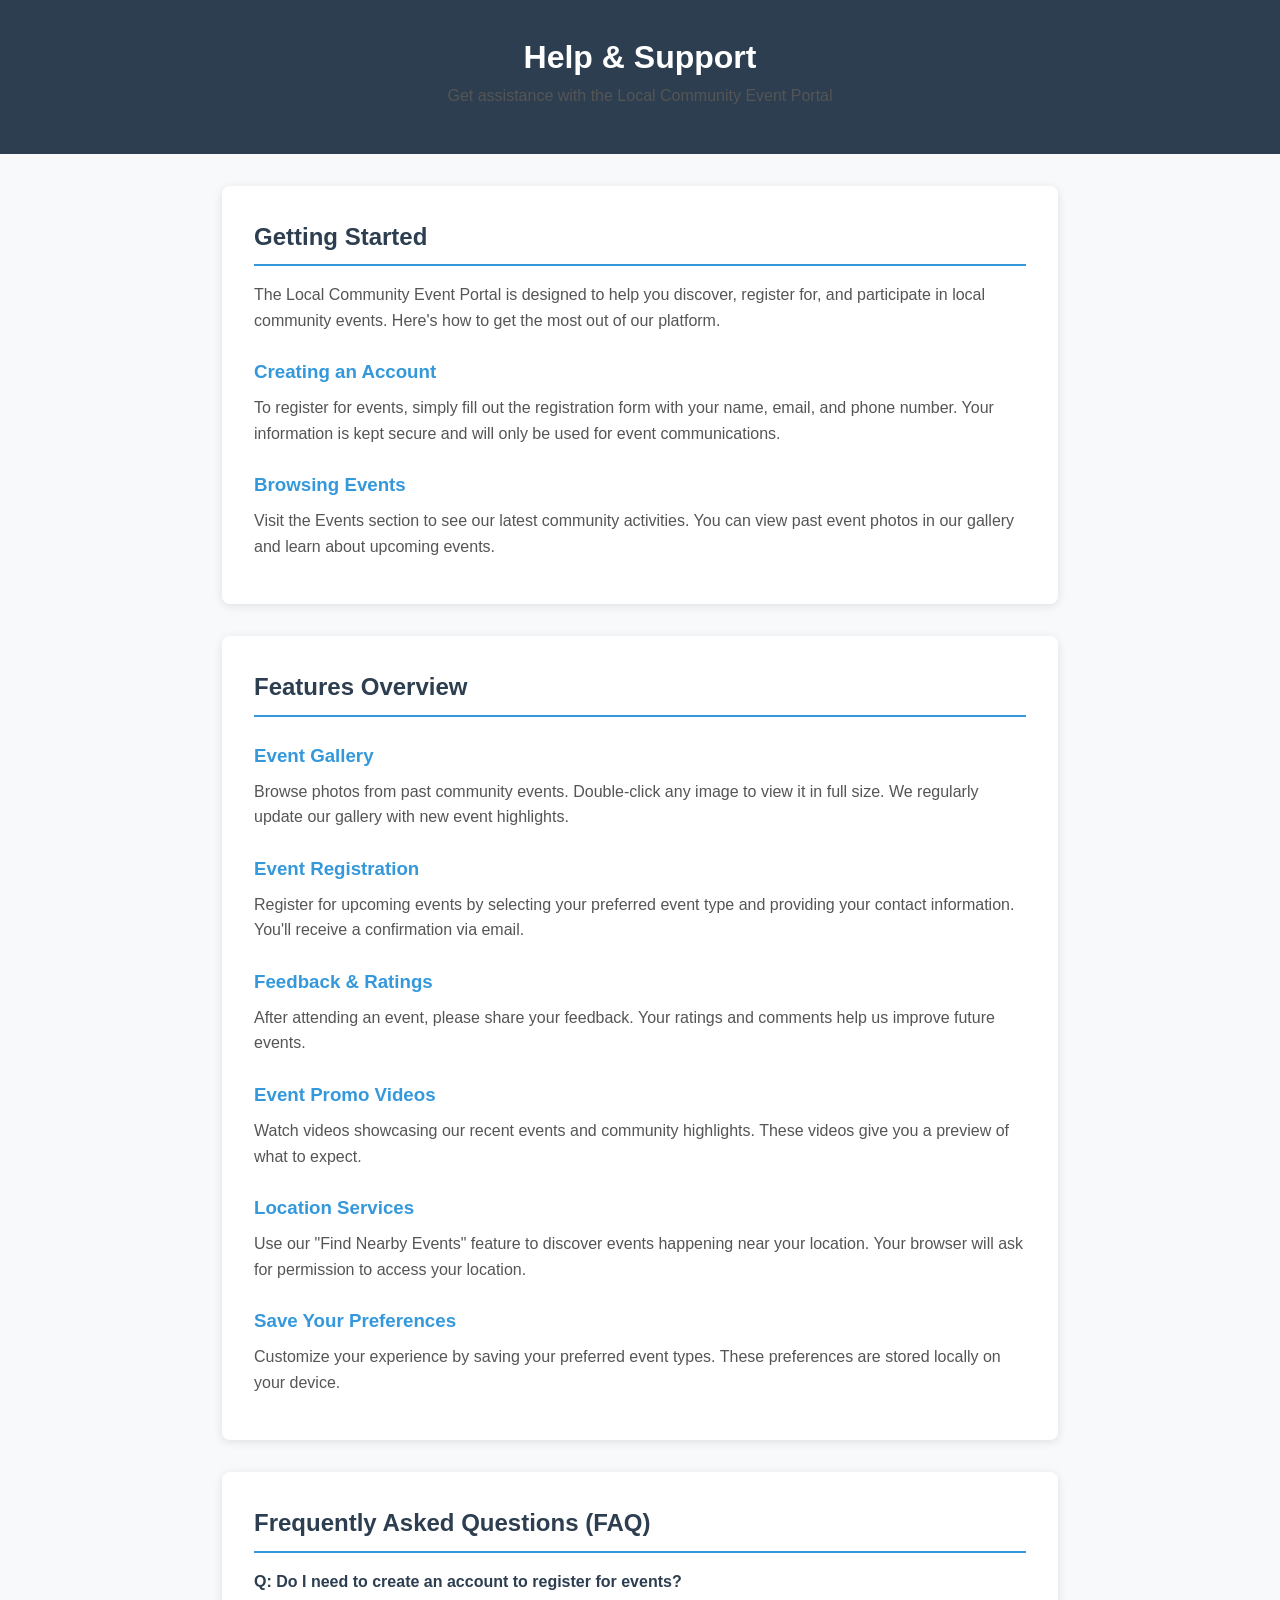
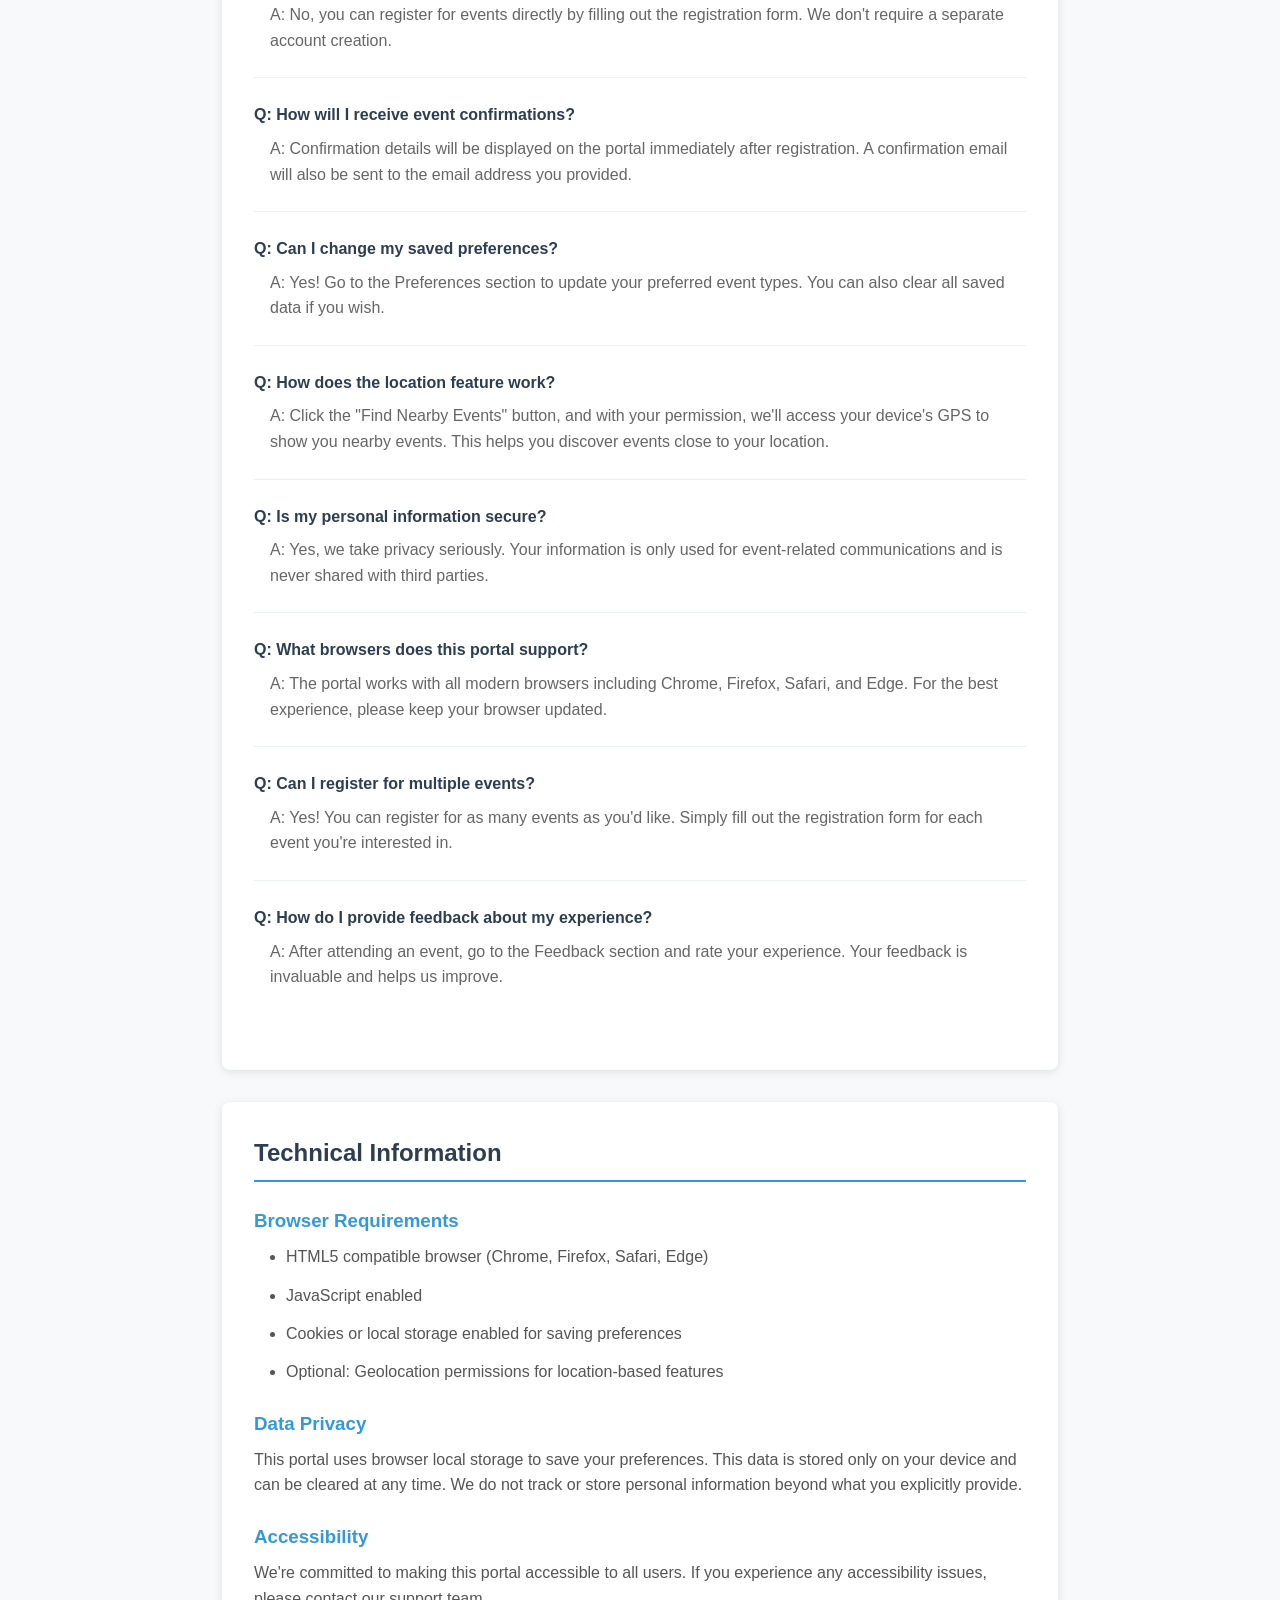
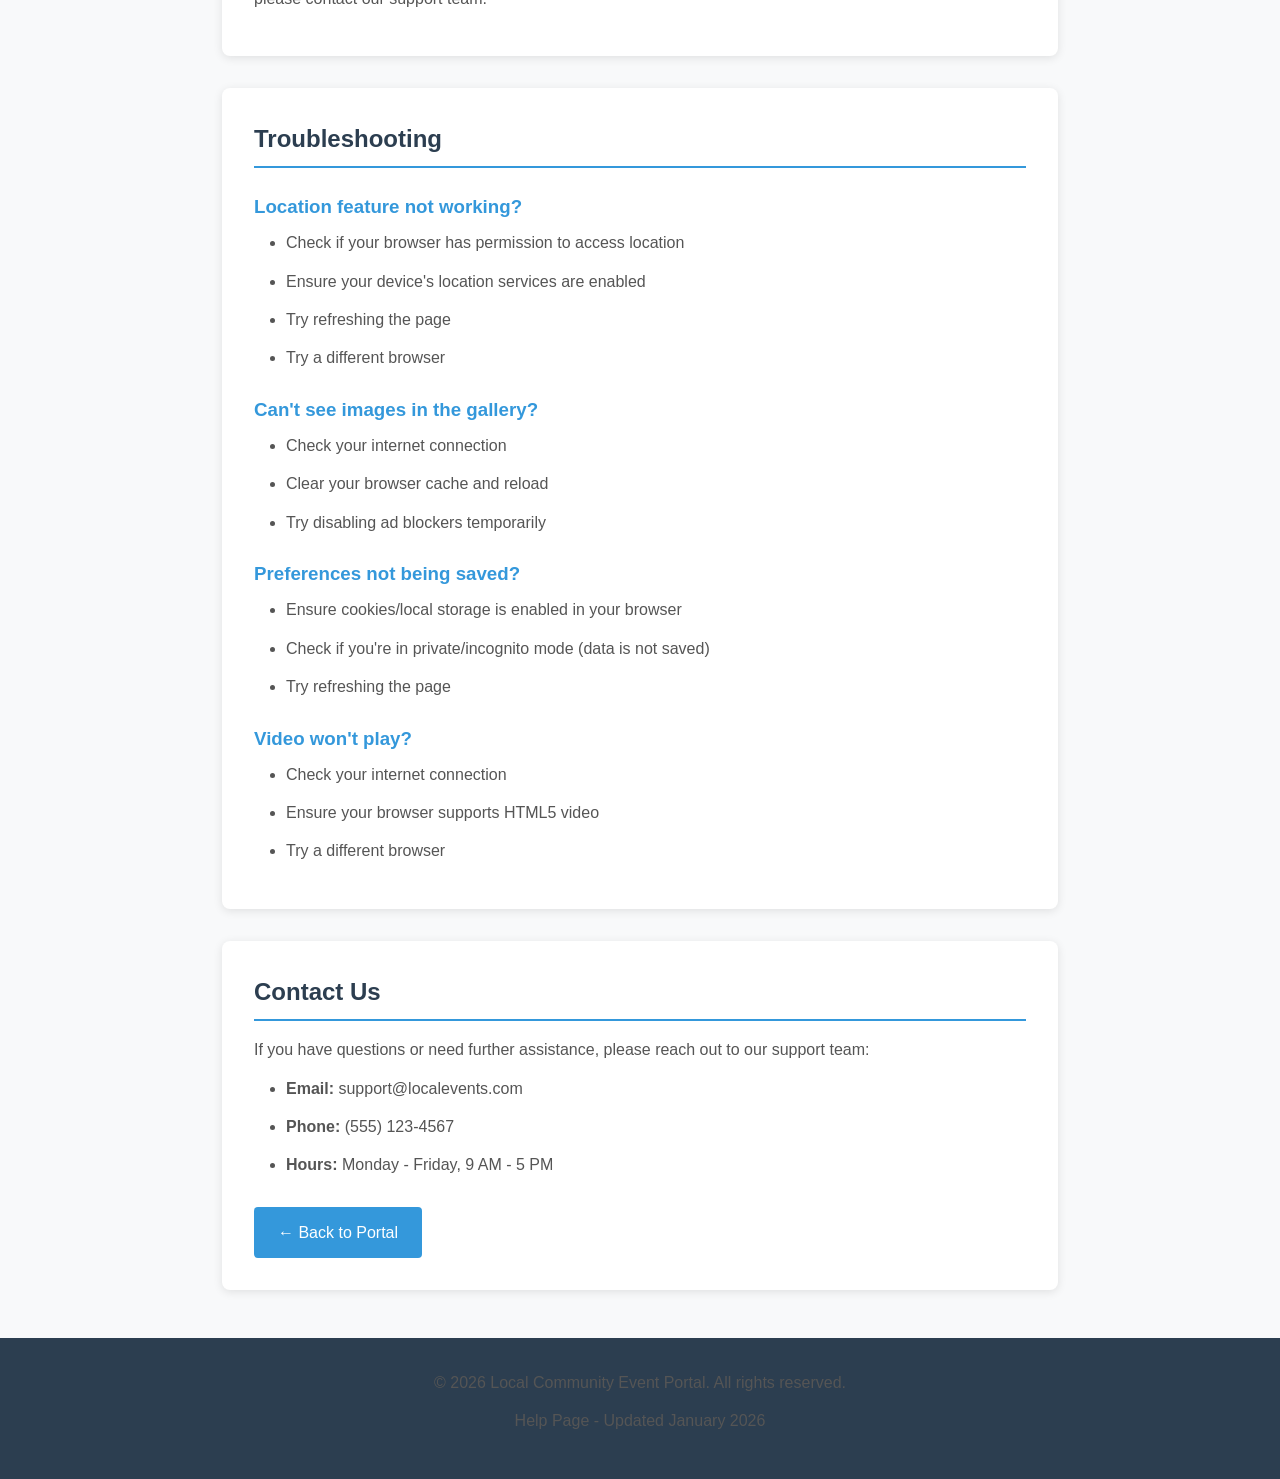
<file: module-1/help.html>
<!DOCTYPE html>
<html lang="en">
<head>
    <meta charset="UTF-8">
    <meta name="viewport" content="width=device-width, initial-scale=1.0">
    <title>Help - Local Community Event Portal</title>
    <style>
        * {
            margin: 0;
            padding: 0;
            box-sizing: border-box;
        }

        body {
            font-family: 'Segoe UI', Tahoma, Geneva, Verdana, sans-serif;
            line-height: 1.6;
            color: #333;
            background-color: #f8f9fa;
        }

        header {
            background-color: #2c3e50;
            color: white;
            padding: 2rem;
            text-align: center;
        }

        main {
            max-width: 900px;
            margin: 2rem auto;
            padding: 0 2rem;
        }

        section {
            background-color: white;
            margin-bottom: 2rem;
            padding: 2rem;
            border-radius: 8px;
            box-shadow: 0 2px 10px rgba(0, 0, 0, 0.1);
        }

        h2 {
            color: #2c3e50;
            margin-bottom: 1rem;
            border-bottom: 2px solid #3498db;
            padding-bottom: 0.5rem;
        }

        h3 {
            color: #3498db;
            margin-top: 1.5rem;
            margin-bottom: 0.5rem;
        }

        p, li {
            margin-bottom: 0.8rem;
            color: #555;
        }

        ul {
            margin-left: 2rem;
        }

        .faq-item {
            margin-bottom: 1.5rem;
            padding-bottom: 1.5rem;
            border-bottom: 1px solid #ecf0f1;
        }

        .faq-item:last-child {
            border-bottom: none;
        }

        .question {
            font-weight: bold;
            color: #2c3e50;
            margin-bottom: 0.5rem;
        }

        .answer {
            color: #666;
            margin-left: 1rem;
        }

        .back-link {
            display: inline-block;
            margin-top: 1rem;
            padding: 0.8rem 1.5rem;
            background-color: #3498db;
            color: white;
            text-decoration: none;
            border-radius: 4px;
            transition: background-color 0.3s;
        }

        .back-link:hover {
            background-color: #2980b9;
        }

        footer {
            background-color: #2c3e50;
            color: white;
            text-align: center;
            padding: 2rem;
            margin-top: 3rem;
        }
    </style>
</head>
<body>
    <header>
        <h1>Help & Support</h1>
        <p>Get assistance with the Local Community Event Portal</p>
    </header>

    <main>
        <section>
            <h2>Getting Started</h2>
            <p>The Local Community Event Portal is designed to help you discover, register for, and participate in local community events. Here's how to get the most out of our platform.</p>

            <h3>Creating an Account</h3>
            <p>To register for events, simply fill out the registration form with your name, email, and phone number. Your information is kept secure and will only be used for event communications.</p>

            <h3>Browsing Events</h3>
            <p>Visit the Events section to see our latest community activities. You can view past event photos in our gallery and learn about upcoming events.</p>
        </section>

        <section>
            <h2>Features Overview</h2>

            <h3>Event Gallery</h3>
            <p>Browse photos from past community events. Double-click any image to view it in full size. We regularly update our gallery with new event highlights.</p>

            <h3>Event Registration</h3>
            <p>Register for upcoming events by selecting your preferred event type and providing your contact information. You'll receive a confirmation via email.</p>

            <h3>Feedback & Ratings</h3>
            <p>After attending an event, please share your feedback. Your ratings and comments help us improve future events.</p>

            <h3>Event Promo Videos</h3>
            <p>Watch videos showcasing our recent events and community highlights. These videos give you a preview of what to expect.</p>

            <h3>Location Services</h3>
            <p>Use our "Find Nearby Events" feature to discover events happening near your location. Your browser will ask for permission to access your location.</p>

            <h3>Save Your Preferences</h3>
            <p>Customize your experience by saving your preferred event types. These preferences are stored locally on your device.</p>
        </section>

        <section>
            <h2>Frequently Asked Questions (FAQ)</h2>

            <div class="faq-item">
                <div class="question">Q: Do I need to create an account to register for events?</div>
                <div class="answer">A: No, you can register for events directly by filling out the registration form. We don't require a separate account creation.</div>
            </div>

            <div class="faq-item">
                <div class="question">Q: How will I receive event confirmations?</div>
                <div class="answer">A: Confirmation details will be displayed on the portal immediately after registration. A confirmation email will also be sent to the email address you provided.</div>
            </div>

            <div class="faq-item">
                <div class="question">Q: Can I change my saved preferences?</div>
                <div class="answer">A: Yes! Go to the Preferences section to update your preferred event types. You can also clear all saved data if you wish.</div>
            </div>

            <div class="faq-item">
                <div class="question">Q: How does the location feature work?</div>
                <div class="answer">A: Click the "Find Nearby Events" button, and with your permission, we'll access your device's GPS to show you nearby events. This helps you discover events close to your location.</div>
            </div>

            <div class="faq-item">
                <div class="question">Q: Is my personal information secure?</div>
                <div class="answer">A: Yes, we take privacy seriously. Your information is only used for event-related communications and is never shared with third parties.</div>
            </div>

            <div class="faq-item">
                <div class="question">Q: What browsers does this portal support?</div>
                <div class="answer">A: The portal works with all modern browsers including Chrome, Firefox, Safari, and Edge. For the best experience, please keep your browser updated.</div>
            </div>

            <div class="faq-item">
                <div class="question">Q: Can I register for multiple events?</div>
                <div class="answer">A: Yes! You can register for as many events as you'd like. Simply fill out the registration form for each event you're interested in.</div>
            </div>

            <div class="faq-item">
                <div class="question">Q: How do I provide feedback about my experience?</div>
                <div class="answer">A: After attending an event, go to the Feedback section and rate your experience. Your feedback is invaluable and helps us improve.</div>
            </div>
        </section>

        <section>
            <h2>Technical Information</h2>

            <h3>Browser Requirements</h3>
            <ul>
                <li>HTML5 compatible browser (Chrome, Firefox, Safari, Edge)</li>
                <li>JavaScript enabled</li>
                <li>Cookies or local storage enabled for saving preferences</li>
                <li>Optional: Geolocation permissions for location-based features</li>
            </ul>

            <h3>Data Privacy</h3>
            <p>This portal uses browser local storage to save your preferences. This data is stored only on your device and can be cleared at any time. We do not track or store personal information beyond what you explicitly provide.</p>

            <h3>Accessibility</h3>
            <p>We're committed to making this portal accessible to all users. If you experience any accessibility issues, please contact our support team.</p>
        </section>

        <section>
            <h2>Troubleshooting</h2>

            <h3>Location feature not working?</h3>
            <ul>
                <li>Check if your browser has permission to access location</li>
                <li>Ensure your device's location services are enabled</li>
                <li>Try refreshing the page</li>
                <li>Try a different browser</li>
            </ul>

            <h3>Can't see images in the gallery?</h3>
            <ul>
                <li>Check your internet connection</li>
                <li>Clear your browser cache and reload</li>
                <li>Try disabling ad blockers temporarily</li>
            </ul>

            <h3>Preferences not being saved?</h3>
            <ul>
                <li>Ensure cookies/local storage is enabled in your browser</li>
                <li>Check if you're in private/incognito mode (data is not saved)</li>
                <li>Try refreshing the page</li>
            </ul>

            <h3>Video won't play?</h3>
            <ul>
                <li>Check your internet connection</li>
                <li>Ensure your browser supports HTML5 video</li>
                <li>Try a different browser</li>
            </ul>
        </section>

        <section>
            <h2>Contact Us</h2>
            <p>If you have questions or need further assistance, please reach out to our support team:</p>
            <ul>
                <li><strong>Email:</strong> support@localevents.com</li>
                <li><strong>Phone:</strong> (555) 123-4567</li>
                <li><strong>Hours:</strong> Monday - Friday, 9 AM - 5 PM</li>
            </ul>

            <a href="index.html" class="back-link">← Back to Portal</a>
        </section>
    </main>

    <footer>
        <p>&copy; 2026 Local Community Event Portal. All rights reserved.</p>
        <p>Help Page - Updated January 2026</p>
    </footer>

    <script>
        console.log('Help page loaded successfully');
        console.log('This is an external help document linked from index.html using <a href="help.html" target="_blank">');
    </script>
</body>
</html>
</file>
